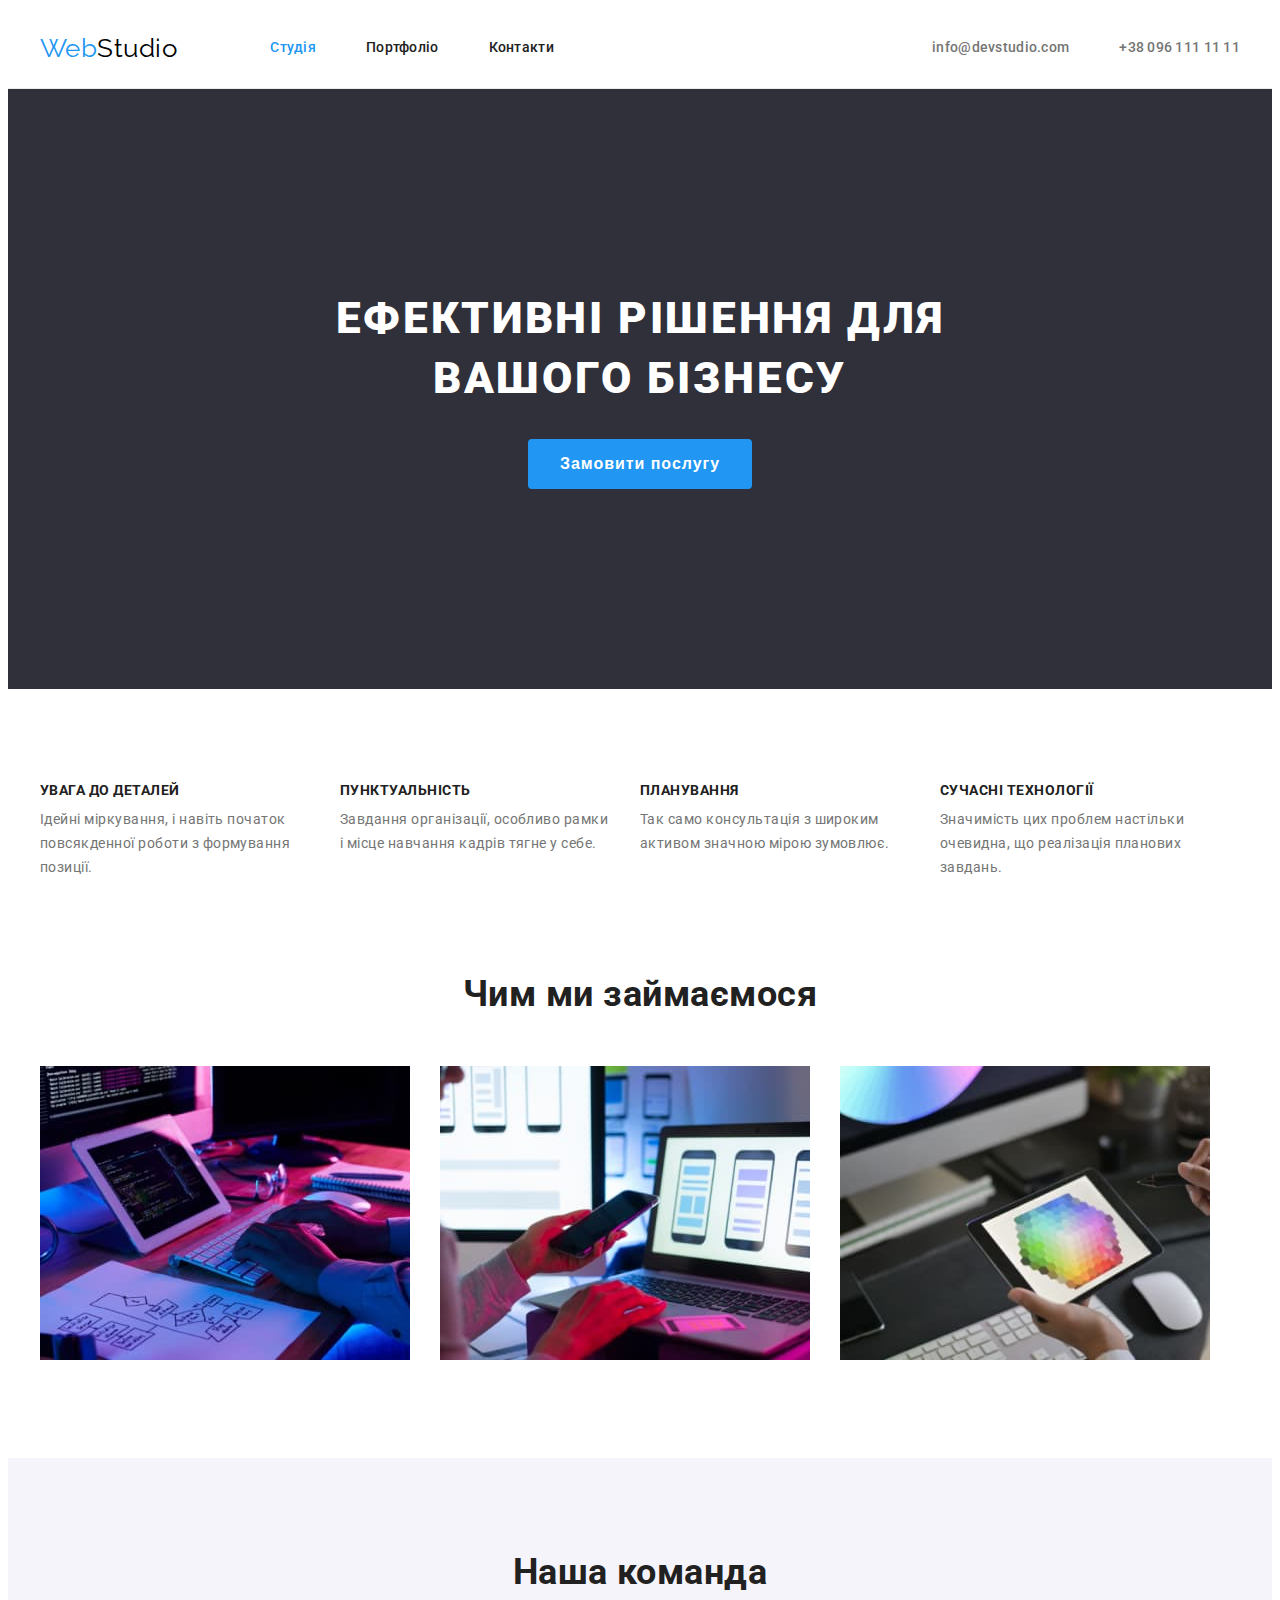
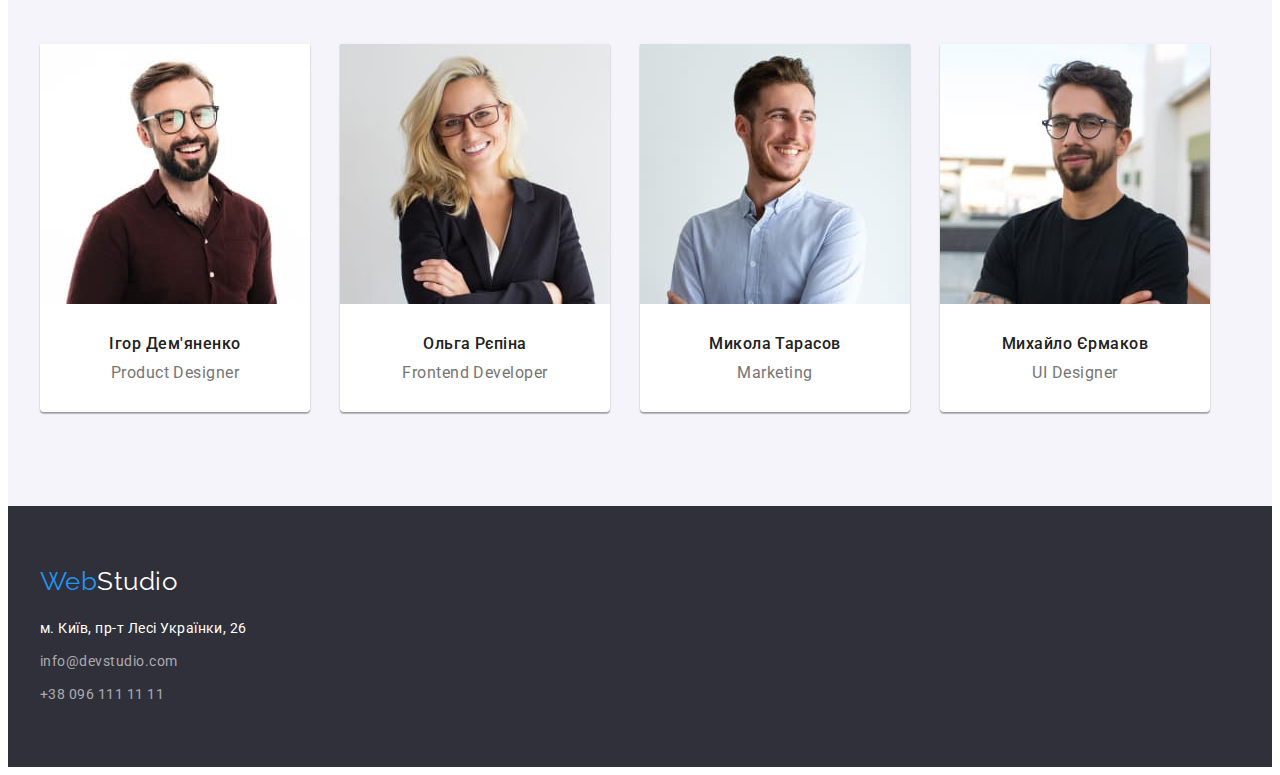
<file: index.html>
<!DOCTYPE html>
<html lang="uk">

<head>
    <meta charset="UTF-8">
    <meta http-equiv="X-UA-Compatible" content="IE=edge">
    <meta name="viewport" content="width=device-width, initial-scale=1.0">
    <title>Студія</title>
    <link
        href="https://fonts.googleapis.com/css2?family=Raleway:wght@700&family=Roboto:wght@400;500;700;900&display=swap"
        rel="stylesheet">
    <link rel="stylesheet" href="https://cdnjs.cloudflare.com/ajax/libs/modern-normalize/1.1.0/modern-normalize.min.css"
        integrity="sha512-wpPYUAdjBVSE4KJnH1VR1HeZfpl1ub8YT/NKx4PuQ5NmX2tKuGu6U/JRp5y+Y8XG2tV+wKQpNHVUX03MfMFn9Q=="
        crossorigin="anonymous" referrerpolicy="no-referrer" />
    <link rel="stylesheet" href="./css/styles.css">
</head>

<body class="page">
    <header class="page-header">
        <div class="container container-header">
            <a href="/" class="logo">
                Web<span class="logo-black">Studio</span>
            </a>
    
            <nav class="nav-header">
                <ul class="site-nav">
                    <li class="item"><a href="./index.html" class="link-current">Студія</a></li>
                    <li class="item"><a href="./portfolio.html">Портфоліо</a></li>
                    <li class="item"><a href="#">Контакти</a></li>
                </ul>
            </nav>
            <ul class="contacts-list">
                <li class="item"><a href="mailto:info@devstudio.com">info@devstudio.com</a></li>
                <li class="item"><a href="tel:+380961111111">+38 096 111 11 11</a></li>
            </ul>
        </div>
    </header>

    <main>

        <section class="hero section">
            <div class="container">
                <h1 class="hero-title">Ефективні рішення для<br> вашого бізнесу</h1>
                <button class="hero-button" type="button">Замовити послугу</button>
            </div>
        </section>

        <section class="features section">
            <div class="container">
                <h2 hidden>Заголовок для семантики (скрити)</h2>
                <ul class="features-list">
                    <li class="feature-item">
                        <h3 class="title">УВАГА ДО ДЕТАЛЕЙ</h3>
                        <p class="text">
                            Ідейні міркування, і навіть початок повсякденної роботи з формування позиції.
                        </p>
                    </li>
                    <li class="feature-item">
                        <h3 class="title">ПУНКТУАЛЬНІСТЬ</h3>
                        <p class="text">
                            Завдання організації, особливо рамки і місце навчання кадрів тягне у себе.
                        </p>
                    </li>
                    <li class="feature-item">
                        <h3 class="title">ПЛАНУВАННЯ</h3>
                        <p class="text">
                            Так само консультація з широким активом значною мірою зумовлює.
                        </p>
                    </li>
                    <li class="feature-item">
                        <h3 class="title">СУЧАСНІ ТЕХНОЛОГІЇ</h3>
                        <p class="text">
                            Значимість цих проблем настільки очевидна, що реалізація планових завдань.
                        </p>
                    </li>
                </ul>
            </div>
        </section>

        <section class="section-works section">
            <div class="container">
                <h2 class="section-title">Чим ми займаємося</h2>
                <ul class="list-works">
                    <li class="item">
                        <img src="./images/scheme.jpg" alt="схема" width="370" >
                    </li>
                    <li class="item">
                        <img src="./images/smartphone.jpg" alt="смартфон" width="370">
                    </li>
                    <li class="item">
                        <img src="./images/colors.jpg" alt="кольори" width="370">
                    </li>
                </ul>
            </div>
        </section>

        <section class="section-staff section">
            <div class="container">
                <h2 class="section-title">Наша команда</h2>
                <ul class="staff">
                    <li class="item">
                        <img class="img-team" src="./images/demyanenko.jpg" alt="Ігор Дем'яненко" width="270">
                        <div class="staff-demyanenko">
                            <h3 class="staff-title">Ігор Дем'яненко</h3>
                            <p lang="en" class="text">
                                Product Designer
                            </p>
                        </div>
                    </li>
                    <li class="item">
                        <img class="img-team" src="./images/repina.jpg" alt="Ольга Рєпіна" width="270">
                        <div class="staff-repina">
                            <h3 class="staff-title">Ольга Рєпіна</h3>
                            <p lang="en" class="text">
                                Frontend Developer
                            </p>
                        </div>
                    </li>
                    <li class="item">
                        <img class="img-team" src="./images/tarasov.jpg" alt="Микола Тарасов" width="270">
                        <div class="staff-tarasov">
                            <h3 class="staff-title">Микола Тарасов</h3>
                            <p lang="en" class="text">
                                Marketing
                            </p>
                        </div>
                    </li>
                    <li class="item">
                        <img class="img-team" src="./images/ermakov.jpg" alt="Михайло Єрмаков" width="270">
                        <div class="staff-ermakov">
                            <h3 class="staff-title">Михайло Єрмаков</h3>
                            <p lang="en" class="text">
                                UI Designer
                            </p>
                        </div>
                    </li>
                </ul>
            </div>
        </section>

    </main>

    <footer class="section-footer">
        <div class="container">
            <a href="" class="logo logo-footer">
                Web<span class="logo-white">Studio</span>
            </a>
            <address class="footer-address">
                    
                <ul class="list-contacts">
                    <li class="footer-map">
                        <a href="https://goo.gl/maps/t1buDER9LV2HcAk2A" target="_blank" rel="noopener noreferrer"
                            class="link-map">м. Київ,
                            пр-т Лесі Українки, 26</a>
                    </li>
                    <li class="footer-mail">
                        <a href="mailto:info@devstudio.com" class="link">info@devstudio.com</a>
                    </li>
                    <li class="footer-phone">
                        <a href="tel:+380961111111" class="link">+38 096 111 11 11</a>
                    </li>
                </ul>
                    
            </address>
        </div>
    </footer>

</body>

</html>
</file>
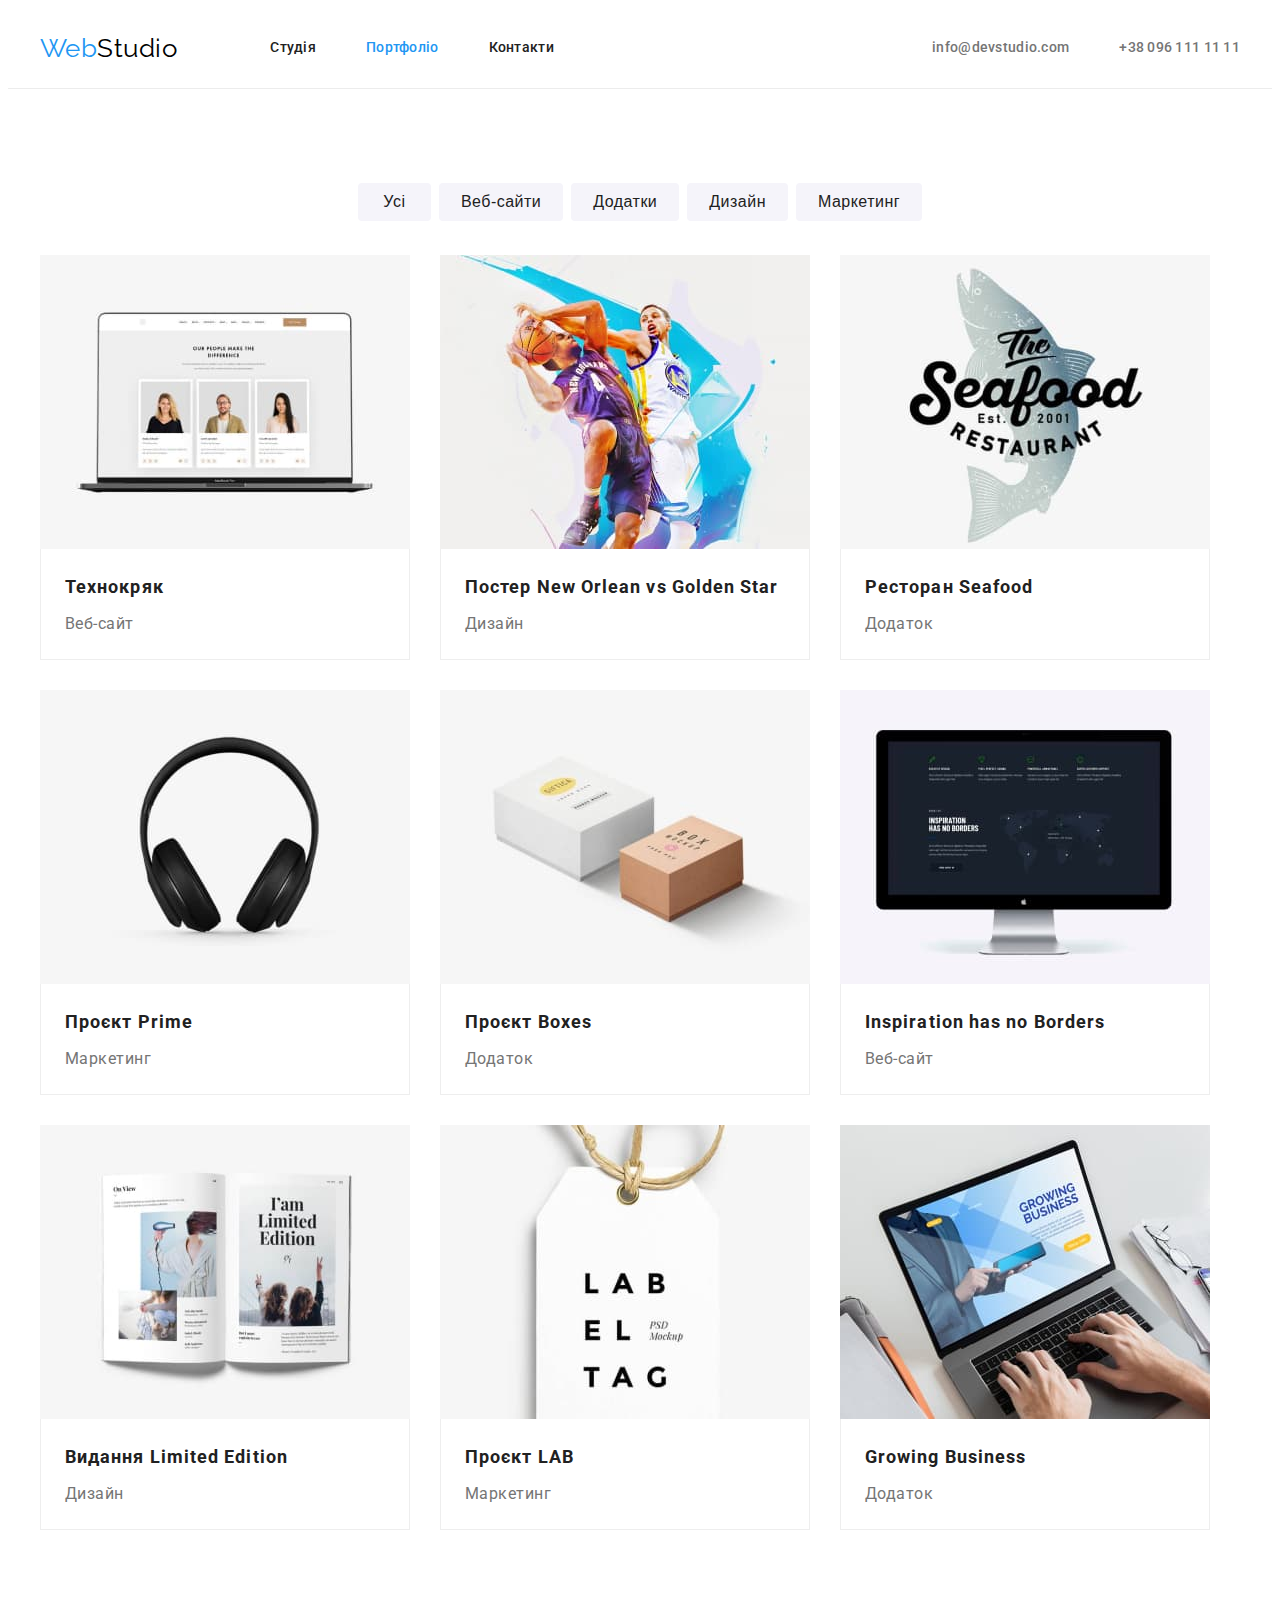
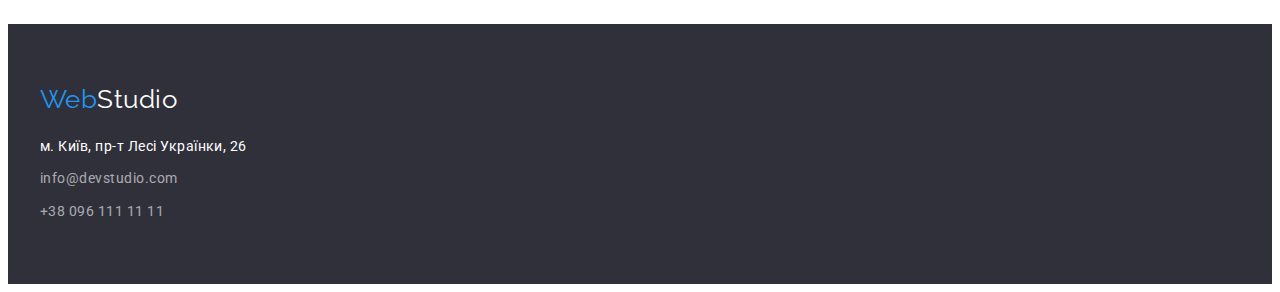
<file: portfolio.html>
<!DOCTYPE html>
<html lang="uk">

<head>
    <meta charset="UTF-8">
    <meta http-equiv="X-UA-Compatible" content="IE=edge">
    <meta name="viewport" content="width=device-width, initial-scale=1.0">
    <title>Портфоліо</title>
    <link
        href="https://fonts.googleapis.com/css2?family=Raleway:wght@700&family=Roboto:wght@400;500;700;900&display=swap"
        rel="stylesheet">
    <link rel="stylesheet" href="https://cdnjs.cloudflare.com/ajax/libs/modern-normalize/1.1.0/modern-normalize.min.css"
        integrity="sha512-wpPYUAdjBVSE4KJnH1VR1HeZfpl1ub8YT/NKx4PuQ5NmX2tKuGu6U/JRp5y+Y8XG2tV+wKQpNHVUX03MfMFn9Q=="
        crossorigin="anonymous" referrerpolicy="no-referrer" />
    <link rel="stylesheet" href="./css/styles.css">
</head>

<body class="page">
    <header class="page-header">
        <div class="container container-header">
            <a href="/" class="logo">
                Web<span class="logo-black">Studio</span>
            </a>
    
            <nav class="nav-header">
    
                <ul class="site-nav">
                    <li class="item"><a href="./index.html">Студія</a></li>
                    <li class="item"><a href="./portfolio.html" class="link-current">Портфоліо</a></li>
                    <li class="item"><a href="#">Контакти</a></li>
                </ul>
            </nav>
            <ul class="contacts-list">
                <li class="item"><a href="mailto:info@devstudio.com">info@devstudio.com</a></li>
                <li class="item"><a href="tel:+380961111111">+38 096 111 11 11</a></li>
            </ul>
        </div>
    </header>

    <main>

        <section class="filter section">
            <div class="container">
                <h1 hidden>Портфоліо</h1>
                <ul class="filter-list">
                    <li>
                        <button class="button button-all" type="button">Усі</button>
                    </li>
                    <li>
                        <button class="button" type="button">Веб-сайти</button>
                    </li>
                    <li>
                        <button class="button" type="button">Додатки</button>
                    </li>
                    <li>
                        <button class="button" type="button">Дизайн</button>
                    </li>
                    <li>
                        <button class="button" type="button">Маркетинг</button>
                    </li>
                </ul>
    
                <ul class="filter-images">
                    <li>
                        <a href="">
                            <img class="img-filter" src="./images/technokrak.jpg" alt="Технокряк" width="370">
                            <div class="technoqrack">
                                <h2 class="filter-title">Технокряк</h2>
                                <p class="filter-text">
                                    Веб-сайт
                                </p>
                            </div>
                        </a>
                    </li>
                    <li>
                        <a href="">
                            <img class="img-filter" src="./images/basketball.jpg" alt="Баскетбол" width="370">
                            <div class="star">
                                <h2 class="filter-title">Постер <span lang="en">New Orlean vs Golden Star</span> </h2>
                                <p class="filter-text">
                                    Дизайн
                                </p>
                            </div>
                        </a>
                    </li>
                    <li>
                        <a href="">
                            <img class="img-filter" src="./images/restaurant.jpg" alt="Ресторан" width="370">
                            <div class="seafood">
                                <h2 class="filter-title">Ресторан <span lang="en">Seafood</span> </h2>
                                <p class="filter-text">
                                    Додаток
                                </p>
                            </div>
                        </a>
                    </li>
                    <li>
                        <a href="">
                            <img class="img-filter" src="./images/headphones.jpg" alt="Навушники" width="370">
                            <div class="prime">
                                <h2 class="filter-title">Проєкт <span lang="en">Prime</span> </h2>
                                <p class="filter-text">
                                    Маркетинг
                                </p>
                            </div>
                        </a>
                    </li>
                    <li>
                        <a href="">
                            <img class="img-filter" src="./images/boxes.jpg" alt="Коробки" width="370">
                            <div class="boxes">
                                <h2 class="filter-title">Проєкт <span lang="en">Boxes</span> </h2>
                                <p class="filter-text">
                                    Додаток
                                </p>
                            </div>
                        </a>
                    </li>
                    <li>
                        <a href="">
                            <img class="img-filter" src="./images/monitor.jpg" alt="Монітор" width="370">
                            <div class="borders">
                                <h2 class="filter-title" lang="en">Inspiration has no Borders</h2>
                                <p class="filter-text">
                                    Веб-сайт
                                </p>
                            </div>
                        </a>
                    </li>
                    <li>
                        <a href="">
                            <img class="img-filter" src="./images/book.jpg" alt="Книга" width="370">
                            <div class="edition">
                                <h2 class="filter-title">Видання <span lang="en">Limited Edition</span> </h2>
                                <p class="filter-text">
                                    Дизайн
                                </p>
                            </div>
                        </a>
                    </li>
                    <li>
                        <a href="">
                            <img class="img-filter" src="./images/letters.jpg" alt="Літери" width="370">
                            <div class="lab">
                                <h2 class="filter-title">Проєкт <span lang="en">LAB</span> </h2>
                                <p class="filter-text">
                                    Маркетинг
                                </p>
                            </div>
                        </a>
                    </li>
                    <li>
                        <a href="">
                            <img class="img-filter" src="./images/notebook.jpg" alt="Ноутбук" width="370">
                            <div class="business">
                                <h2 class="filter-title" lang="en">Growing Business</h2>
                                <p class="filter-text">
                                    Додаток
                                </p>
                            </div>
                        </a>
                    </li>
                </ul>
            </div>
        </section>

    </main>

    <footer class="section-footer">
        <div class="container">
            <a href="" class="logo logo-footer">
                Web<span class="logo-white">Studio</span>
            </a>
            <address class="footer-address">
    
                <ul class="list-contacts">
                    <li class="footer-map">
                        <a href="https://goo.gl/maps/t1buDER9LV2HcAk2A" target="_blank" rel="noopener noreferrer"
                            class="link-map">м. Київ,
                            пр-т Лесі Українки, 26</a>
                    </li>
                    <li class="footer-mail">
                        <a href="mailto:info@devstudio.com" class="link">info@devstudio.com</a>
                    </li>
                    <li class="footer-phone">
                        <a href="tel:+380961111111" class="link">+38 096 111 11 11</a>
                    </li>
                </ul>
    
            </address>
        </div>
    </footer>

</body>

</html>
</file>
<file: css/styles.css>
/* цвет основного текста #212121 */
/* вторичный цвет текста #757575 */
:root {
    --primary-text-color: #757575;
    --title-text-color: #212121;
    --accent-color: #2196F3;
    --button-bg-color: #F5F4FA;
    --button-accent-color: #FFFFFF;
    --hero-bg-color: #2F303A;
    --primary-white-color: #F5F5F5;
}

h1,
h2,
h3,
h4,
h5,
h6,
p {
    margin: 0;
}

.img-team,
.img-filter {
    display: block;
}

ul {
    margin: 0;
    padding: 0;
    list-style: none;
}

.section {
    padding-top: 94px;
    padding-bottom: 94px;
}

.page {
    color: var(--primary-text-color);

    font-family: Roboto, sans-serif;
    letter-spacing: 0.03em;
}

.container {
    width: 1200px;
    padding-left: 15px;
    padding-right: 15px;
    margin: 0 auto;
}

.logo {
    /* margin-right: 93px; */
    color: var(--accent-color);

    font-family: Raleway, sans-serif;

    font-size: 26px;
    line-height: 1.19;

    text-decoration: none;
}

.logo .logo-black {
    color: #000000;
}

.logo .logo-white {
    color: #FFFFFF;
}

/* Site nav */

.page-header {
    border-bottom: 1px solid #ECECEC;
}

.container-header {
    display: flex;
    align-items: center;
}

.nav-header {
    margin-left: 93px;
}

.site-nav {
    display: flex;
}

.site-nav .item:not(:last-child) {
    margin-right: 50px;
}

.site-nav a {
    display: block;
    padding-top: 32px;
    padding-bottom: 32px;
    color: var(--title-text-color);

    font-weight: 500;
    font-size: 14px;
    line-height: 1.14;
    letter-spacing: 0.02em;

    text-decoration: none;
}

.site-nav a:hover,
.site-nav a:focus,
.site-nav a:active {
    color: var(--accent-color);
}

.site-nav .link-current {
    color: var(--accent-color);
}

.contacts-list {
    display: flex;
    margin-left: auto;
}

.contacts-list .item + .item {
    margin-left: 50px;
}

.contacts-list a {
    display: block;
    padding-top: 32px;
    padding-bottom: 32px;
    color: var(--primary-text-color);

    font-weight: 500;
    font-size: 14px;
    line-height: 1.14;
    letter-spacing: 0.02em;

    text-decoration: none;
}

.contacts-list a:hover,
.contacts-list a:focus,
.contacts-list a:active {
    color: var(--accent-color);
}

/* Hero */

.hero {
    background-color: var(--hero-bg-color);
    text-align: center;
    padding-top: 200px;
    padding-bottom: 200px;
}

.hero-title {
    margin-bottom: 30px;
    color: var(--button-accent-color);

    font-weight: 900;
    font-size: 44px;
    line-height: 1.36;

    text-align: center;
    letter-spacing: 0.06em;
    text-transform: uppercase;
}

.hero-button {
    border-radius: 4px;
    padding: 10px 32px;
    min-width: 216px;
    border: 0px;

    font-weight: 700;
    font-size: 16px;
    line-height: 1.87;

    letter-spacing: 0.06em;

    cursor: pointer;
}

/* Features */

.features-list {
    display: flex;
}

.feature-item {
    width: 270px;
}

.features-list .feature-item + .feature-item {
    margin-left: 30px;
}

.features-list .title {
    margin-bottom: 10px;
    color: var(--title-text-color);

    font-size: 14px;
    line-height: 1.14;
}

.features-list .text {

    font-weight: 400;
    font-size: 14px;
    line-height: 1.71;
}

/* works and Staff */

.section-works {
    padding-top: 0px;
}    

.list-works {
    display: flex;
}

.list-works .item + .item {
    margin-left: 30px;
}

.list-works .item {
    display: block;
}

.section-staff {
    background-color: var(--button-bg-color);
}

.section-title {
    margin-bottom: 50px;
    color: var(--title-text-color);

    font-size: 36px;
    line-height: 1.16;
    text-align: center;
}

.staff {
    display: flex;
}

.staff .item + .item {
    margin-left: 30px;
}

.staff .item {
    background: #FFFFFF;
    
    box-shadow: 0px 1px 3px rgba(0, 0, 0, 0.12), 0px 1px 1px rgba(0, 0, 0, 0.14), 0px 2px 1px rgba(0, 0, 0, 0.2);
    border-radius: 0px 0px 4px 4px;
    text-align: center;
}

.staff-demyanenko,
.staff-tarasov {
    padding: 30px 69px;
}

.staff-repina,
.staff-ermakov {
    padding: 30px 61px;
}

.staff .staff-title {
    margin-bottom: 10px;
    
    color: var(--title-text-color);

    font-weight: 500;
    font-size: 16px;
    line-height: 1.19;
    
}

.staff .text {
    font-weight: 400;
    font-size: 16px;
    line-height: 1.19;
}


/* Button */

.button {
    display: inline-block;
    padding: 6px 22px;
    border-radius: 4px;
    border: 0px;
    color: var(--title-text-color);
    background-color: var(--button-bg-color);

    font-weight: 500;
    font-size: 16px;
    line-height: 1.62;

    letter-spacing: 0.03em;
    cursor: pointer;
}

.button:hover,
.button:focus,
.button:active,
.hero-button {
    color: var(--button-accent-color);
    background-color: var(--accent-color);
}

.button-all {
    padding: 6px 25px;
    min-width: 73px;
}

/* filter */

.filter a {
    text-decoration: none;
}

.filter-title {
    margin-bottom: 4px;
    /* padding-top: 20px; */
    color: var(--title-text-color);

    font-size: 18px;
    line-height: 2;

    letter-spacing: 0.06em;
}

.filter-text {
    color: var(--primary-text-color);

    font-weight: 400;
    font-size: 16px;
    line-height: 1.87;
    text-decoration: none;
}

.filter-list {
    display: flex;
    justify-content: center;
    gap: 8px;
    margin-bottom: 34px;
}

.filter-images {
    display: flex;
    flex-wrap: wrap;
    gap: 30px;
}

.technoqrack,
.star,
.seafood,
.prime,
.boxes,
.borders,
.edition,
.lab,
.business {
    padding: 20px 24px;
    border-right: 1px solid #EEEEEE;
    border-bottom: 1px solid #EEEEEE;
    border-left: 1px solid #EEEEEE;
}

/* Footer */

.section-footer {
    padding-top: 60px;
    padding-bottom: 60px;
    background-color: var(--hero-bg-color);
}

.logo-footer {
    display: block;
    margin-bottom: 20px;
}

.list-contacts a {
    text-decoration: none;
}

.footer-map,
.footer-mail {
    margin-bottom: 9px;
}

.list-contacts .link-map {
    color: var(--button-accent-color);
}

.list-contacts .link {
    color: rgba(255, 255, 255, 0.6);
}

.list-contacts .link-map,
.list-contacts .link {

    font-style: normal;
    font-weight: 400;
    font-size: 14px;
    line-height: 1.71;
}
</file>
